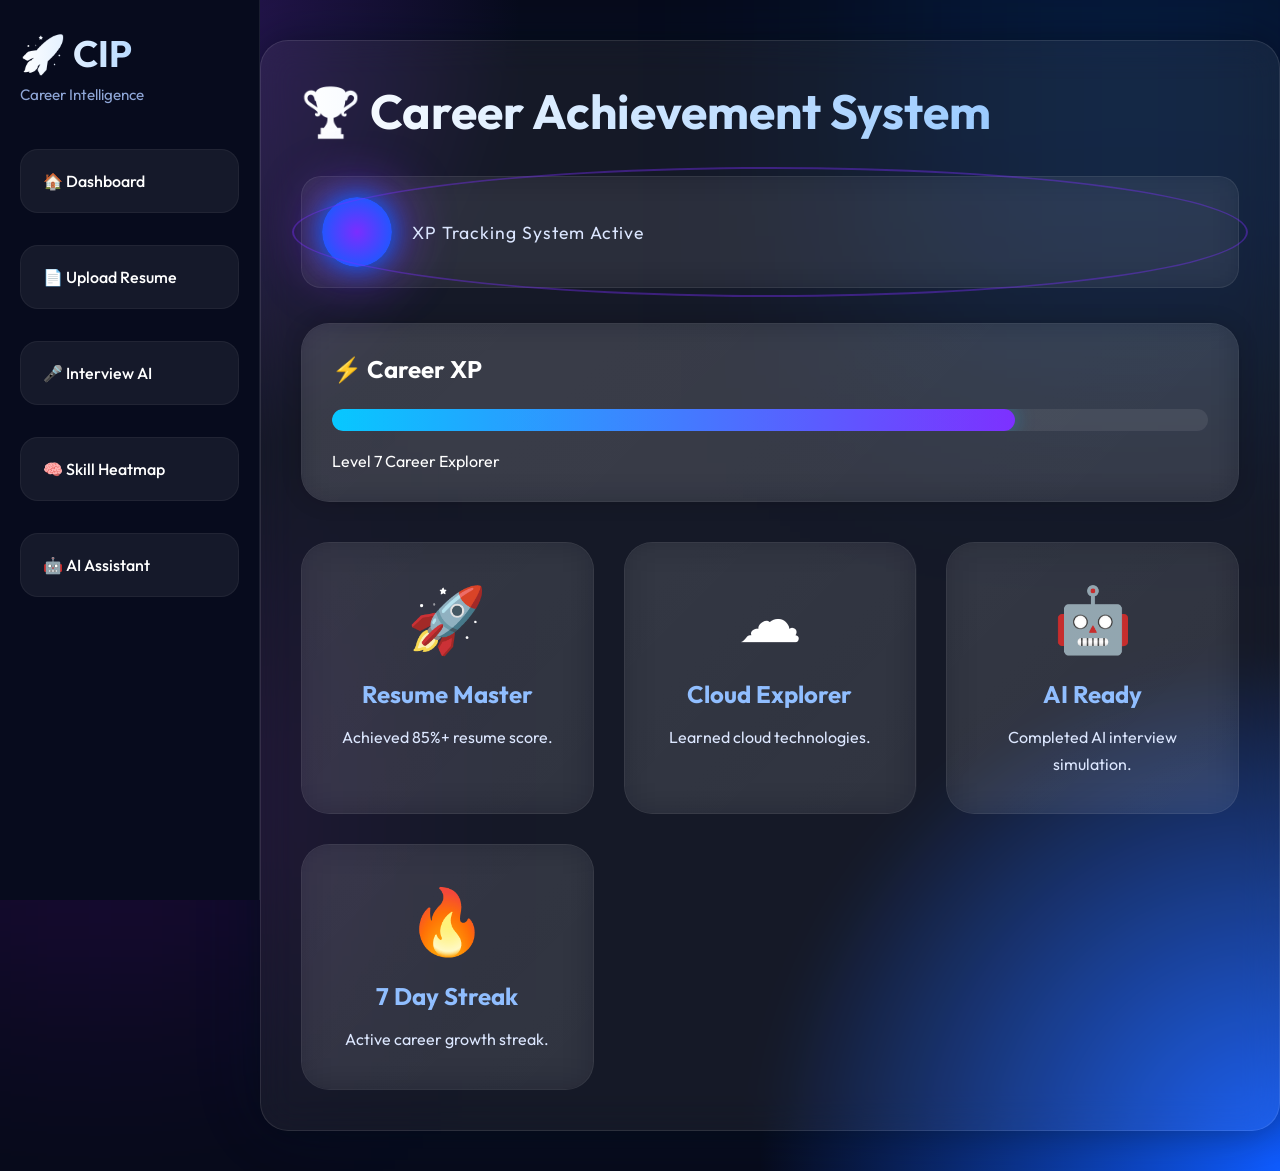
<file: achievements.html>
<!DOCTYPE html>

<html>

<head>
    <meta charset="UTF-8">

    <title>Achievements</title>

    <link rel="stylesheet" href="style.css">
    <script src="https://cdnjs.cloudflare.com/ajax/libs/gsap/3.12.5/gsap.min.js"></script>

</head>

<body>

<div id="particles-js"></div>
<div class="sidebar">

    <div class="logo-area">

        <h1>🚀 CIP</h1>

        <p>Career Intelligence</p>

    </div>

    <nav>

        <a href="dashboard.html">
            🏠 Dashboard
        </a>

        <a href="upload.html">
            📄 Upload Resume
        </a>

        <a href="interview.html">
            🎤 Interview AI
        </a>

        <a href="heatmap.html">
            🧠 Skill Heatmap
        </a>

        <a href="assistant.html">
            🤖 AI Assistant
        </a>

    </nav>

</div>

<div class="container">

    <h1>🏆 Career Achievement System</h1>

    <div class="ai-orb">

        <div class="orb-core"></div>

        <p id="orbText">
            XP Tracking System Active
        </p>

    </div>

    <div class="analytics-card full-card">

        <h2>⚡ Career XP</h2>

        <div class="xp-bar">

            <div class="xp-fill"></div>

        </div>

        <br>

        <p>
            Level 7 Career Explorer
        </p>

    </div>

    <div class="achievement-grid">

        <div class="achievement-card">

            <div class="badge-icon">
                🚀
            </div>

            <h2>Resume Master</h2>

            <p>
                Achieved 85%+
                resume score.
            </p>

        </div>

        <div class="achievement-card">

            <div class="badge-icon">
                ☁
            </div>

            <h2>Cloud Explorer</h2>

            <p>
                Learned cloud
                technologies.
            </p>

        </div>

        <div class="achievement-card">

            <div class="badge-icon">
                🤖
            </div>

            <h2>AI Ready</h2>

            <p>
                Completed AI
                interview simulation.
            </p>

        </div>

        <div class="achievement-card">

            <div class="badge-icon">
                🔥
            </div>

            <h2>7 Day Streak</h2>

            <p>
                Active career
                growth streak.
            </p>

        </div>

    </div>

</div>

<script src="script.js"></script>

</body>

</html>
</file>
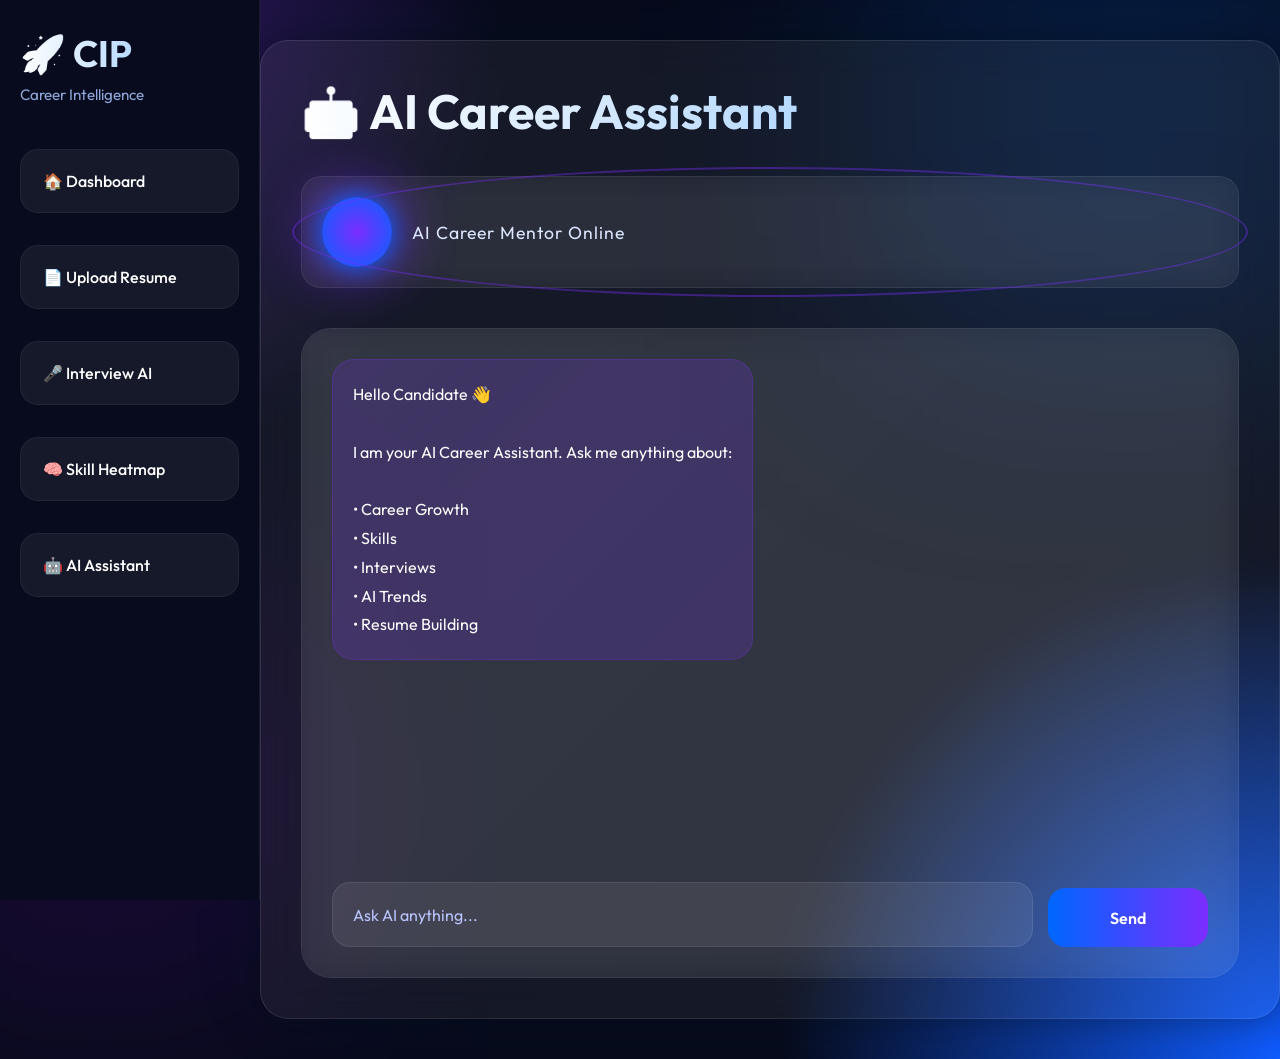
<file: assistant.html>
<!DOCTYPE html>

<html>

<head>
    <meta charset="UTF-8">

    <title>AI Career Assistant</title>

    <link rel="stylesheet" href="style.css">
    <script src="https://cdnjs.cloudflare.com/ajax/libs/gsap/3.12.5/gsap.min.js"></script>

</head>

<body>

<div id="particles-js"></div>
<div class="sidebar">

    <div class="logo-area">

        <h1>🚀 CIP</h1>

        <p>Career Intelligence</p>

    </div>

    <nav>

        <a href="dashboard.html">
            🏠 Dashboard
        </a>

        <a href="upload.html">
            📄 Upload Resume
        </a>

        <a href="interview.html">
            🎤 Interview AI
        </a>

        <a href="heatmap.html">
            🧠 Skill Heatmap
        </a>

        <a href="assistant.html">
            🤖 AI Assistant
        </a>

    </nav>

</div>

<div class="container">

    <h1>🤖 AI Career Assistant</h1>

    <div class="ai-orb">

        <div class="orb-core"></div>

        <p id="orbText">
            AI Career Mentor Online
        </p>

    </div>

    <div class="chat-container">

        <div id="chatMessages">

            <div class="ai-message">

                Hello Candidate 👋<br><br>

                I am your AI Career Assistant.
                Ask me anything about:
                <br><br>

                • Career Growth<br>
                • Skills<br>
                • Interviews<br>
                • AI Trends<br>
                • Resume Building

            </div>

        </div>

        <div class="chat-input-area">

            <input
            type="text"
            id="userInput"
            placeholder="Ask AI anything...">

            <button onclick="sendMessage()">
                Send
            </button>

        </div>

    </div>

</div>

<script src="script.js"></script>

</body>

</html>
</file>
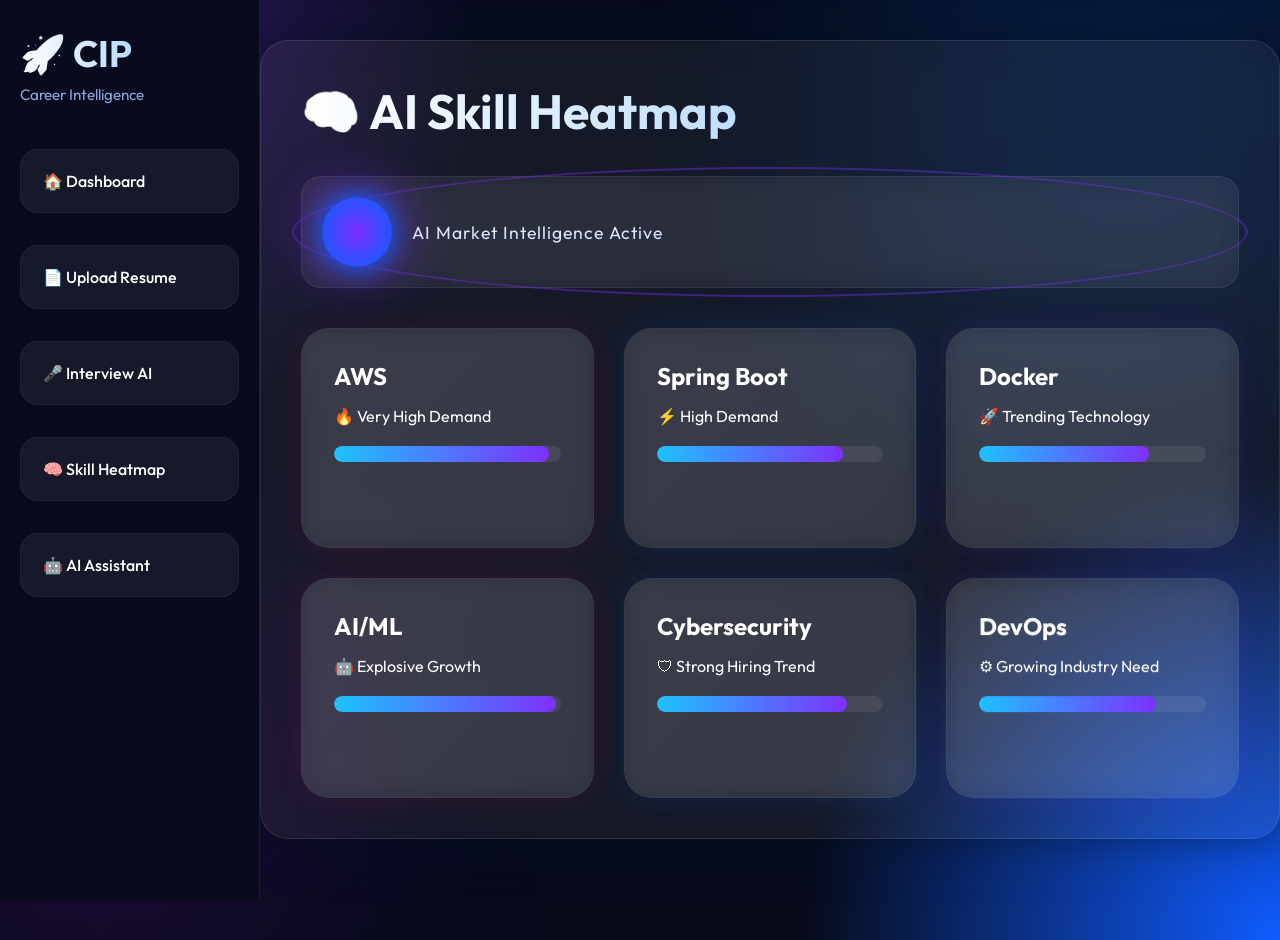
<file: heatmap.html>
<!DOCTYPE html>

<html>

<head>
    <meta charset="UTF-8">

    <title>AI Skill Heatmap</title>

    <link rel="stylesheet" href="style.css">
    <script src="https://cdnjs.cloudflare.com/ajax/libs/gsap/3.12.5/gsap.min.js"></script>

</head>

<body>

<div id="particles-js"></div>
<div class="sidebar">

    <div class="logo-area">

        <h1>🚀 CIP</h1>

        <p>Career Intelligence</p>

    </div>

    <nav>

        <a href="dashboard.html">
            🏠 Dashboard
        </a>

        <a href="upload.html">
            📄 Upload Resume
        </a>

        <a href="interview.html">
            🎤 Interview AI
        </a>

        <a href="heatmap.html">
            🧠 Skill Heatmap
        </a>

        <a href="assistant.html">
            🤖 AI Assistant
        </a>

    </nav>

</div>

<div class="container">

    <h1>🧠 AI Skill Heatmap</h1>

    <div class="ai-orb">

        <div class="orb-core"></div>

        <p id="orbText">
            AI Market Intelligence Active
        </p>

    </div>

    <div class="heatmap-grid">

        <div class="heat-card high">

            <h2>AWS</h2>

            <p>🔥 Very High Demand</p>

            <div class="heat-bar">

                <div
                class="heat-fill"
                style="width:95%">
                </div>

            </div>

        </div>

        <div class="heat-card medium">

            <h2>Spring Boot</h2>

            <p>⚡ High Demand</p>

            <div class="heat-bar">

                <div
                class="heat-fill"
                style="width:82%">
                </div>

            </div>

        </div>

        <div class="heat-card low">

            <h2>Docker</h2>

            <p>🚀 Trending Technology</p>

            <div class="heat-bar">

                <div
                class="heat-fill"
                style="width:75%">
                </div>

            </div>

        </div>

        <div class="heat-card high">

            <h2>AI/ML</h2>

            <p>🤖 Explosive Growth</p>

            <div class="heat-bar">

                <div
                class="heat-fill"
                style="width:98%">
                </div>

            </div>

        </div>

        <div class="heat-card medium">

            <h2>Cybersecurity</h2>

            <p>🛡 Strong Hiring Trend</p>

            <div class="heat-bar">

                <div
                class="heat-fill"
                style="width:84%">
                </div>

            </div>

        </div>

        <div class="heat-card low">

            <h2>DevOps</h2>

            <p>⚙ Growing Industry Need</p>

            <div class="heat-bar">

                <div
                class="heat-fill"
                style="width:78%">
                </div>

            </div>

        </div>

    </div>

</div>

<script src="script.js"></script>

</body>

</html>
</file>
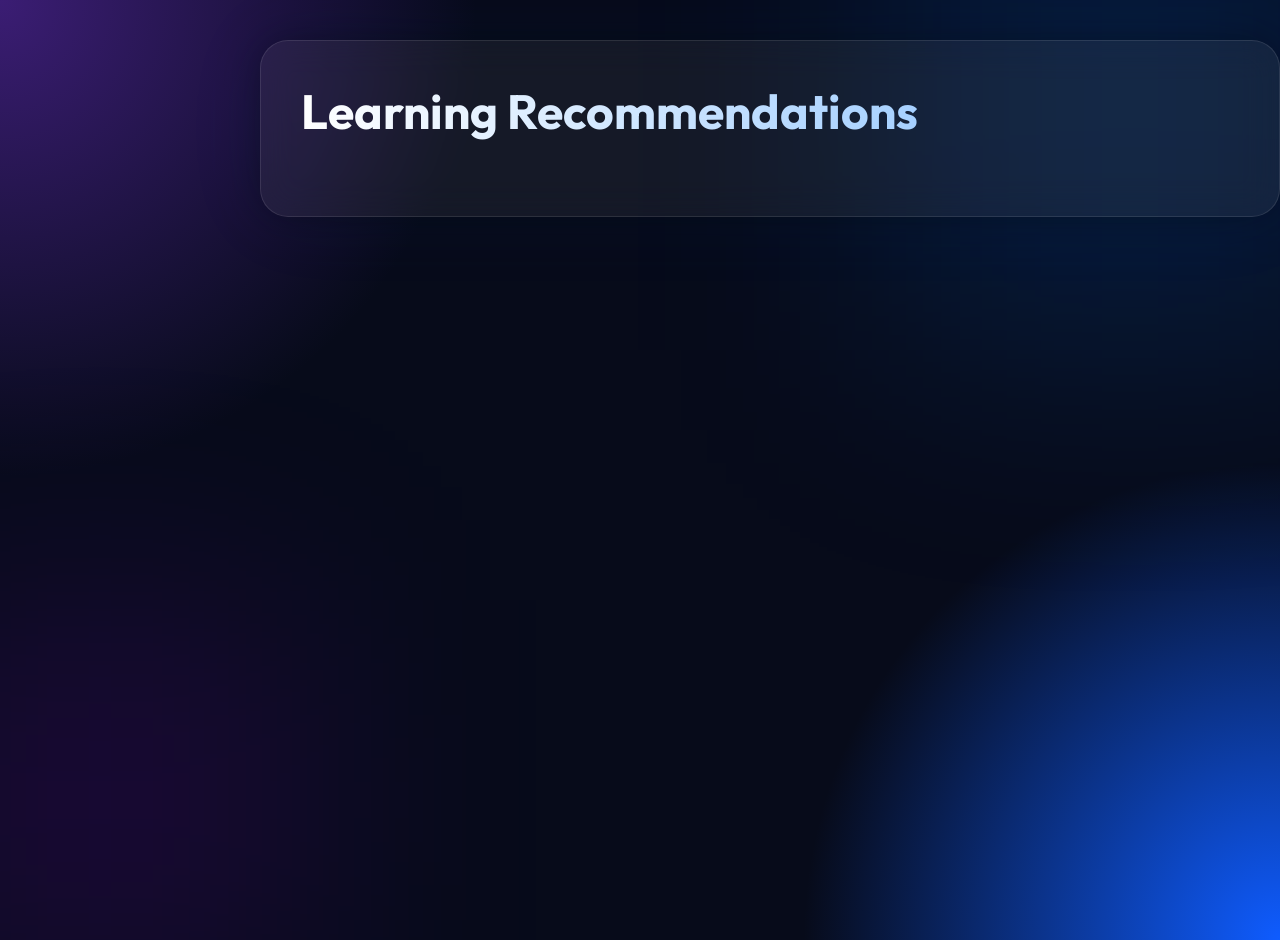
<file: learning.html>
<!DOCTYPE html>
<html>
<head>
    <meta charset="UTF-8">
    <title>Learning Recommendations</title>

    <link rel="stylesheet" href="style.css">
    <link rel="stylesheet"
href="https://cdnjs.cloudflare.com/ajax/libs/font-awesome/6.5.1/css/all.min.css">
</head>

<body>

<div class="container">

    <h1>Learning Recommendations</h1>

    <div id="learning"></div>

</div>

<script src="script.js"></script>

</body>
</html>
</file>
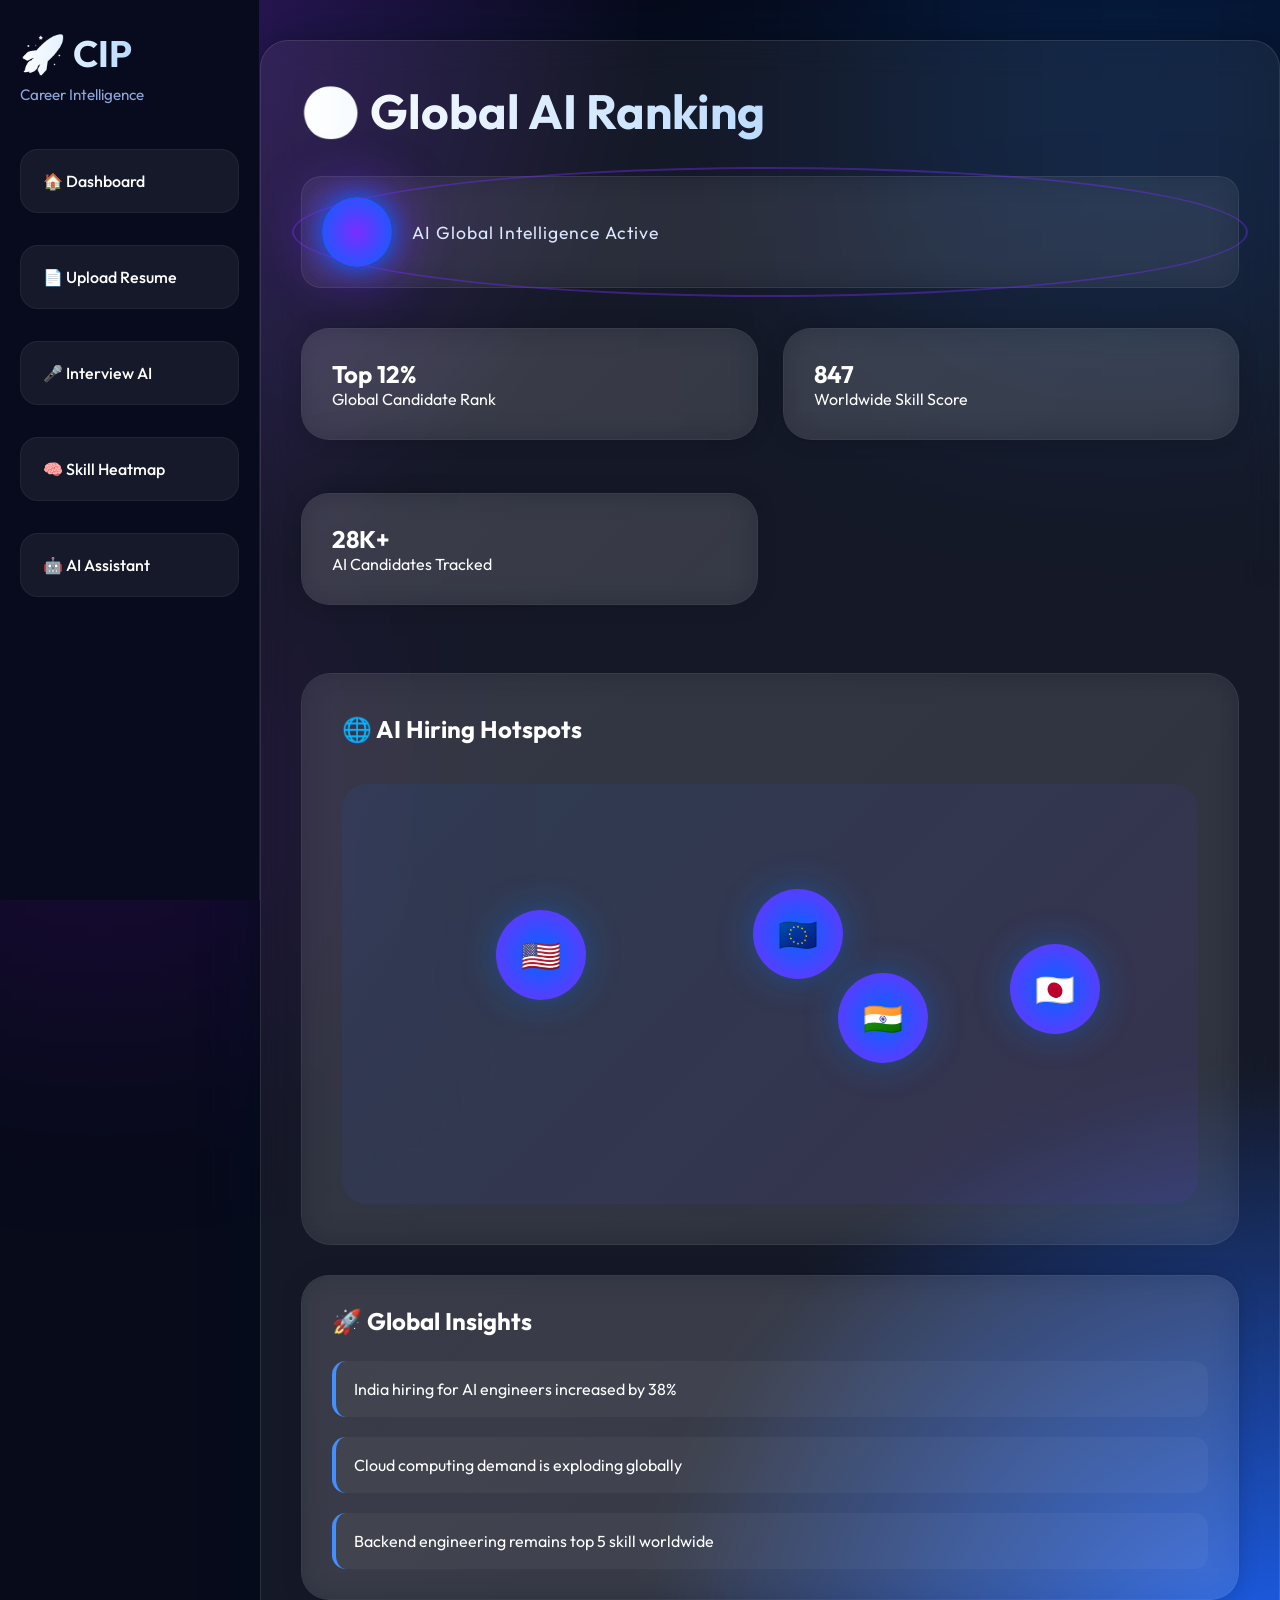
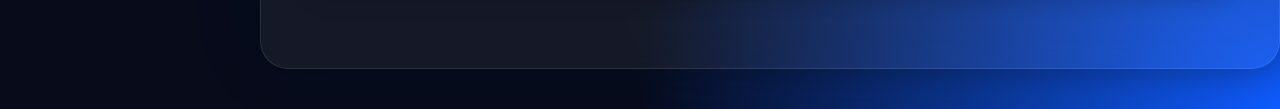
<file: ranking.html>
<!DOCTYPE html>

<html>

<head>
<meta charset="UTF-8">

    <title>Global AI Ranking</title>

    <link rel="stylesheet" href="style.css">
    <script src="https://cdnjs.cloudflare.com/ajax/libs/gsap/3.12.5/gsap.min.js"></script>

</head>

<body>

<div id="particles-js"></div>
<div class="sidebar">

    <div class="logo-area">

        <h1>🚀 CIP</h1>

        <p>Career Intelligence</p>

    </div>

    <nav>

        <a href="dashboard.html">
            🏠 Dashboard
        </a>

        <a href="upload.html">
            📄 Upload Resume
        </a>

        <a href="interview.html">
            🎤 Interview AI
        </a>

        <a href="heatmap.html">
            🧠 Skill Heatmap
        </a>

        <a href="assistant.html">
            🤖 AI Assistant
        </a>

    </nav>

</div>
<div class="container">

    <h1>🌍 Global AI Ranking</h1>

    <div class="ai-orb">

        <div class="orb-core"></div>

        <p id="orbText">
            AI Global Intelligence Active
        </p>

    </div>

    <div class="analytics-grid">

        <div class="analytics-card">

            <h2>Top 12%</h2>

            <p>
                Global Candidate Rank
            </p>

        </div>

        <div class="analytics-card">

            <h2>847</h2>

            <p>
                Worldwide Skill Score
            </p>

        </div>

        <div class="analytics-card">

            <h2>28K+</h2>

            <p>
                AI Candidates Tracked
            </p>

        </div>

    </div>

    <div class="world-map-card">

        <h2>🌐 AI Hiring Hotspots</h2>

        <div class="map-container">

            <div class="map-circle india">
                🇮🇳
            </div>

            <div class="map-circle usa">
                🇺🇸
            </div>

            <div class="map-circle europe">
                🇪🇺
            </div>

            <div class="map-circle japan">
                🇯🇵
            </div>

        </div>

    </div>

    <div class="analytics-card full-card">

        <h2>🚀 Global Insights</h2>

        <div class="timeline">

            <div class="timeline-step">
                India hiring for AI engineers increased by 38%
            </div>

            <div class="timeline-step">
                Cloud computing demand is exploding globally
            </div>

            <div class="timeline-step">
                Backend engineering remains top 5 skill worldwide
            </div>

        </div>

    </div>

</div>

<script src="script.js"></script>

</body>

</html>
</file>
<file: style.css>
@import url('https://fonts.googleapis.com/css2?family=Outfit:wght@300;400;500;600;700&display=swap');

*{
    margin:0;
    padding:0;
    box-sizing:border-box;
    font-family:'Outfit',sans-serif;
}

body{
    min-height:100vh;

    background:
    radial-gradient(circle at top left,#3b1d74,transparent 30%),
    radial-gradient(circle at bottom right,#0f5cff,transparent 30%),
    #070b1a;

    overflow-x:hidden;

    color:white;

    position:relative;
}

body::before{
    content:"";

    position:fixed;

    width:500px;
    height:500px;

    background:rgba(0,119,255,0.15);

    filter:blur(120px);

    top:-150px;
    right:-100px;

    z-index:-1;
}

body::after{
    content:"";

    position:fixed;

    width:400px;
    height:400px;

    background:rgba(162,0,255,0.12);

    filter:blur(120px);

    bottom:-100px;
    left:-100px;

    z-index:-1;
}

.container{
    width:92%;
    max-width:1200px;

    margin:40px auto;

    background:rgba(255,255,255,0.06);

    border:1px solid rgba(255,255,255,0.1);

    backdrop-filter:blur(18px);

    border-radius:28px;

    padding:40px;

    box-shadow:
    0 0 40px rgba(0,0,0,0.4),
    0 0 80px rgba(0,119,255,0.08);

    animation:fadeIn 1s ease;
}

h1{
    font-size:3rem;

    font-weight:700;

    margin-bottom:35px;

    background:linear-gradient(to right,#ffffff,#77b8ff);

    -webkit-background-clip:text;

    -webkit-text-fill-color:transparent;
}

input,
textarea{
    width:100%;

    background:rgba(255,255,255,0.05);

    border:1px solid rgba(255,255,255,0.12);

    color:white;

    padding:18px;

    border-radius:18px;

    outline:none;

    font-size:1rem;

    margin-top:18px;

    transition:0.3s ease;
}

textarea{
    min-height:150px;

    resize:vertical;
}

input:focus,
textarea:focus{
    border:1px solid #3f8cff;

    box-shadow:
    0 0 15px rgba(63,140,255,0.4);

    transform:scale(1.01);
}

input::placeholder,
textarea::placeholder{
    color:#b8c4ff;
}

button{
    width:100%;

    margin-top:24px;

    border:none;

    padding:18px;

    border-radius:18px;

    font-size:1.1rem;

    font-weight:600;

    cursor:pointer;

    color:white;

    background:linear-gradient(135deg,#0066ff,#7b2dff);

    transition:all 0.35s ease;

    position:relative;

    overflow:hidden;
}

button:hover{
    transform:translateY(-4px) scale(1.01);

    box-shadow:
    0 0 25px rgba(0,119,255,0.5),
    0 0 45px rgba(123,45,255,0.4);
}

button::before{
    content:"";

    position:absolute;

    width:100px;
    height:200%;

    background:rgba(255,255,255,0.15);

    transform:rotate(25deg);

    left:-120px;

    top:-50%;

    transition:0.5s;
}

button:hover::before{
    left:120%;
}

.card-grid{
    display:grid;

    grid-template-columns:
    repeat(auto-fit,minmax(240px,1fr));

    gap:25px;

    margin-top:35px;
}

.card{
    background:rgba(255,255,255,0.05);

    border:1px solid rgba(255,255,255,0.08);

    border-radius:22px;

    padding:30px;

    text-align:center;

    transition:0.4s ease;

    backdrop-filter:blur(15px);
}

.card:hover{
    transform:translateY(-8px);

    box-shadow:
    0 0 30px rgba(0,119,255,0.2);
}

.card h2{
    font-size:2.5rem;

    margin-bottom:10px;
}

.card p{
    color:#cfd9ff;
}

.section-title{
    margin-top:45px;

    margin-bottom:18px;

    color:#90bfff;

    font-size:1.3rem;

    letter-spacing:1px;
}

@keyframes fadeIn{

    from{
        opacity:0;
        transform:translateY(20px);
    }

    to{
        opacity:1;
        transform:translateY(0);
    }
}

@media(max-width:768px){

    .container{
        padding:25px;
        margin:20px auto;
    }

    h1{
        font-size:2.2rem;
    }
}
.loader{
    margin-top:35px;

    background:rgba(255,255,255,0.05);

    border:1px solid rgba(255,255,255,0.08);

    border-radius:22px;

    padding:40px;

    text-align:center;

    backdrop-filter:blur(15px);
}

.hidden{
    display:none;
}

.scanner{
    width:120px;
    height:120px;

    margin:0 auto 25px;

    border-radius:50%;

    border:5px solid rgba(255,255,255,0.1);

    border-top:5px solid #3f8cff;

    animation:spin 1s linear infinite;

    box-shadow:
    0 0 25px rgba(63,140,255,0.4);
}

#loadingText{
    font-size:1.1rem;

    color:#d6e4ff;

    letter-spacing:1px;
}

@keyframes spin{

    0%{
        transform:rotate(0deg);
    }

    100%{
        transform:rotate(360deg);
    }
}
.analytics-grid{

    display:grid;

    grid-template-columns:
    repeat(auto-fit,minmax(320px,1fr));

    gap:25px;

    margin-top:40px;
}

.analytics-card{

    background:
    rgba(255,255,255,0.08);

    border:
    1px solid rgba(255,255,255,0.06);

    border-radius:28px;

    padding:30px;

    margin-bottom:28px;

    backdrop-filter:blur(16px);

    box-shadow:
    0 0 20px rgba(0,0,0,0.18);

    opacity:1 !important;

    visibility:visible !important;

    position:relative;

    z-index:10;
}
.analytics-card *{

    opacity:1 !important;

    visibility:visible !important;

    color:white !important;
}

.full-card{
    margin-top:30px;
}

.score-card{

    position:relative;

    display:flex;

    flex-direction:column;

    align-items:center;

    justify-content:center;
}

.big-score{

    position:absolute;

    font-size:3rem;

    font-weight:700;
}

.skill-container{

    display:flex;

    gap:15px;

    flex-wrap:wrap;

    margin-top:25px;
}

.skill-box{

    padding:14px 24px;

    border-radius:14px;

    background:
    linear-gradient(
    135deg,
    #0066ff,
    #7b2dff
    );

    font-weight:600;

    box-shadow:
    0 0 20px rgba(0,119,255,0.25);
}

.question-list{

    margin-top:25px;

    padding-left:20px;
}

.question-list li{

    margin-bottom:18px;

    color:#dce7ff;

    line-height:1.7;
}

.personality{

    margin-top:25px;

    line-height:2;

    color:#dbe6ff;
}

.personality span{

    color:#7eb8ff;

    font-weight:700;
}

.timeline{

    margin-top:25px;

    display:flex;

    flex-direction:column;

    gap:20px;
}

.timeline-step{

    padding:18px;

    border-left:4px solid #3f8cff;

    background:
    rgba(255,255,255,0.04);

    border-radius:14px;

    color:#dbe6ff;
}

.mini-bar{

    width:100%;

    height:10px;

    border-radius:20px;

    background:
    rgba(255,255,255,0.08);

    margin-top:18px;

    overflow:hidden;
}

.mini-fill{

    width:96%;

    height:100%;

    background:
    linear-gradient(
    90deg,
    #00c6ff,
    #7b2dff
    );

    border-radius:20px;
}
#particles-js{

    position:fixed;

    width:100%;
    height:100%;

    top:0;
    left:0;

    z-index:-2;
}

.ai-orb{

    display:flex;

    align-items:center;

    gap:20px;

    margin-bottom:35px;

    padding:20px;

    border-radius:20px;

    background:
    rgba(255,255,255,0.04);

    border:
    1px solid rgba(255,255,255,0.08);

    backdrop-filter:blur(15px);

    animation:
    fadeIn 1s ease;
}

.orb-core{

    width:70px;
    height:70px;

    border-radius:50%;

    background:
    radial-gradient(
    circle,
    #7b2dff,
    #0066ff
    );

    box-shadow:
    0 0 25px #0066ff,
    0 0 60px #7b2dff;

    animation:
    pulse 2s infinite;
}

#orbText{

    font-size:1.1rem;

    color:#dbe6ff;

    letter-spacing:1px;
}

@keyframes pulse{

    0%{
        transform:scale(1);
    }

    50%{
        transform:scale(1.08);
    }

    100%{
        transform:scale(1);
    }
}
.dna-grid{

    margin-top:30px;

    display:flex;

    flex-direction:column;

    gap:25px;
}

.dna-item span{

    display:block;

    margin-bottom:10px;

    color:#dce7ff;

    font-weight:500;
}

.dna-bar{

    width:100%;

    height:18px;

    border-radius:20px;

    background:
    rgba(255,255,255,0.08);

    overflow:hidden;
}

.dna-fill{

    height:100%;

    border-radius:20px;

    background:
    linear-gradient(
    90deg,
    #00c6ff,
    #7b2dff
    );

    box-shadow:
    0 0 15px rgba(0,198,255,0.4);

    animation:
    growBar 2s ease;
}

@keyframes growBar{

    from{
        width:0;
    }
}
.ai-orb:hover{

    transform:scale(1.02);

    transition:0.4s ease;

    box-shadow:
    0 0 35px rgba(0,119,255,0.2);
}

.orb-core::after{

    content:"";

    position:absolute;

    inset:-10px;

    border-radius:50%;

    border:
    2px solid rgba(123,45,255,0.4);

    animation:
    orbRing 3s linear infinite;
}

@keyframes orbRing{

    from{
        transform:scale(1);
        opacity:1;
    }

    to{
        transform:scale(1.4);
        opacity:0;
    }
}
.interview-card{

    margin-top:40px;

    background:
    rgba(255,255,255,0.05);

    border:
    1px solid rgba(255,255,255,0.08);

    border-radius:28px;

    padding:40px;

    backdrop-filter:blur(18px);

    box-shadow:
    0 0 35px rgba(0,0,0,0.3);
}

#questionBox{

    margin-top:25px;

    min-height:120px;

    padding:25px;

    border-radius:20px;

    background:
    rgba(255,255,255,0.04);

    font-size:1.2rem;

    line-height:1.8;

    color:#dbe6ff;

    border:
    1px solid rgba(255,255,255,0.08);
}
.upload-box{

    margin-top:40px;

    padding:60px;

    text-align:center;

    border-radius:30px;

    background:
    rgba(255,255,255,0.05);

    border:
    2px dashed rgba(126,184,255,0.4);

    backdrop-filter:blur(18px);

    transition:0.4s ease;
}

.upload-box:hover{

    transform:scale(1.01);

    box-shadow:
    0 0 40px rgba(0,119,255,0.2);
}

.upload-icon{

    font-size:5rem;

    margin-bottom:20px;
}

.upload-box h2{

    margin-bottom:15px;

    color:#8ebdff;
}

.upload-box p{

    color:#dce7ff;

    margin-bottom:25px;
}
.drag-active{

    transform:scale(1.02);

    border:
    2px solid #7eb8ff;

    box-shadow:
    0 0 50px rgba(0,119,255,0.35);
}
.heatmap-grid{

    margin-top:40px;

    display:grid;

    grid-template-columns:
    repeat(auto-fit,minmax(280px,1fr));

    gap:30px;
}

.heat-card{

    background:
    rgba(255,255,255,0.08);

    border:
    1px solid rgba(255,255,255,0.06);

    border-radius:28px;

    padding:32px;

    min-height:220px;

    backdrop-filter:blur(14px);

    transition:0.3s ease;

    box-shadow:
    0 0 25px rgba(0,0,0,0.18);

    opacity:1 !important;

    visibility:visible !important;
}
.heat-card h2,
.heat-card p,
.heat-card span{

    color:white !important;

    opacity:1 !important;
}

.heat-card:hover{

    transform:
    translateY(-10px);

    box-shadow:
    0 0 35px rgba(0,119,255,0.25);
}

.heat-card h2{

    margin-bottom:15px;

    color:#8ebdff;
}

.heat-card p{

    margin-bottom:20px;

    color:#dce7ff;
}

.heat-bar{

    width:100%;

    height:16px;

    border-radius:20px;

    overflow:hidden;

    background:
    rgba(255,255,255,0.08);
}

.heat-fill{

    height:100%;

    border-radius:20px;

    background:
    linear-gradient(
        90deg,
        #17c0ff,
        #7b2dff
    );

    opacity:1 !important;
}

.high{

    box-shadow:
    0 0 30px rgba(255,0,80,0.12);
}

.medium{

    box-shadow:
    0 0 30px rgba(0,119,255,0.12);
}

.low{

    box-shadow:
    0 0 30px rgba(123,45,255,0.12);
}
.xp-bar{

    width:100%;

    height:22px;

    border-radius:30px;

    overflow:hidden;

    background:
    rgba(255,255,255,0.08);

    margin-top:25px;
}

.xp-fill{

    width:78%;

    height:100%;

    border-radius:30px;

    background:
    linear-gradient(
    90deg,
    #00c6ff,
    #7b2dff
    );

    animation:
    growBar 2s ease;

    box-shadow:
    0 0 20px rgba(0,198,255,0.4);
}

.achievement-grid{

    margin-top:40px;

    display:grid;

    grid-template-columns:
    repeat(auto-fit,minmax(260px,1fr));

    gap:30px;
}

.achievement-card{

    padding:35px;

    border-radius:28px;

    background:
    rgba(255,255,255,0.05);

    border:
    1px solid rgba(255,255,255,0.08);

    backdrop-filter:blur(18px);

    transition:0.4s ease;

    text-align:center;
}

.achievement-card:hover{

    transform:
    translateY(-10px);

    box-shadow:
    0 0 35px rgba(0,119,255,0.25);
}

.badge-icon{

    font-size:4rem;

    margin-bottom:20px;
}

.achievement-card h2{

    margin-bottom:15px;

    color:#8ebdff;
}

.achievement-card p{

    color:#dce7ff;

    line-height:1.7;
}
.world-map-card{

    margin-top:40px;

    padding:40px;

    border-radius:30px;

    background:
    rgba(255,255,255,0.05);

    border:
    1px solid rgba(255,255,255,0.08);

    backdrop-filter:blur(18px);
}

.map-container{

    position:relative;

    margin-top:40px;

    height:420px;

    border-radius:25px;

    background:
    linear-gradient(
    135deg,
    rgba(0,119,255,0.08),
    rgba(123,45,255,0.08)
    );

    overflow:hidden;
}

.map-circle{

    position:absolute;

    width:90px;
    height:90px;

    border-radius:50%;

    display:flex;

    align-items:center;

    justify-content:center;

    font-size:2rem;

    background:
    radial-gradient(
    circle,
    #0066ff,
    #7b2dff
    );

    box-shadow:
    0 0 35px rgba(0,119,255,0.35);

    animation:
    pulse 2s infinite;
}

.india{

    top:45%;
    left:58%;
}

.usa{

    top:30%;
    left:18%;
}

.europe{

    top:25%;
    left:48%;
}

.japan{

    top:38%;
    left:78%;
}
.chat-container{

    margin-top:40px;

    background:
    rgba(255,255,255,0.05);

    border:
    1px solid rgba(255,255,255,0.08);

    border-radius:30px;

    padding:30px;

    backdrop-filter:blur(18px);

    height:650px;

    display:flex;

    flex-direction:column;
}

#chatMessages{

    flex:1;

    overflow-y:auto;

    display:flex;

    flex-direction:column;

    gap:20px;

    padding-right:10px;
}

.ai-message,
.user-message{

    max-width:75%;

    padding:20px;

    border-radius:22px;

    line-height:1.8;

    animation:
    fadeIn 0.5s ease;
}

.ai-message{

    background:
    rgba(123,45,255,0.18);

    border:
    1px solid rgba(123,45,255,0.25);

    align-self:flex-start;
}

.user-message{

    background:
    rgba(0,119,255,0.18);

    border:
    1px solid rgba(0,119,255,0.25);

    align-self:flex-end;
}

.chat-input-area{

    margin-top:25px;

    display:flex;

    gap:15px;
}

.chat-input-area input{

    flex:1;
}
.chat-input-area input{

    flex:1;

    height:65px;

    border:none;

    outline:none;

    border-radius:18px;

    padding:0 20px;

    font-size:1rem;

    background:
    rgba(255,255,255,0.08);

    color:white;

    border:
    1px solid rgba(255,255,255,0.08);
}

.chat-input-area button{

    width:160px;

    border:none;

    border-radius:18px;

    font-size:1rem;

    font-weight:600;

    cursor:pointer;

    background:
    linear-gradient(
    90deg,
    #0066ff,
    #7b2dff
    );

    color:white;

    transition:0.4s ease;
}

.chat-input-area button:hover{

    transform:scale(1.03);

    box-shadow:
    0 0 25px rgba(0,119,255,0.3);
}
.sidebar{

    position:fixed !important;

    top:0 !important;
    left:0 !important;

    width:260px !important;

    height:100vh !important;

    background:#070b1d !important;

    padding:30px 20px !important;

    box-sizing:border-box !important;

    border-right:
    1px solid rgba(255,255,255,0.08) !important;

    display:flex !important;

    flex-direction:column !important;

    z-index:9999 !important;
}

.logo-area{

    margin-bottom:45px !important;
}

.logo-area h1{

    color:#8ebdff !important;

    margin:0 !important;

    font-size:2.3rem !important;
}

.logo-area p{

    color:#8fa7d8 !important;

    margin-top:8px !important;

    font-size:0.95rem !important;
}

.sidebar nav{

    display:flex !important;

    flex-direction:column !important;

    gap:14px !important;
}

.sidebar nav a{

    display:flex;

    align-items:center;

    gap:14px;

    width:100%;

    height:64px;

    box-sizing:border-box;

    text-decoration:none;

    color:#ffffff !important;

    background:
    rgba(255,255,255,0.06);

    border-radius:18px;

    padding:0 22px;

    margin-bottom:18px;

    transition:0.3s ease;

    font-size:1rem;

    font-weight:500;

    border:
    1px solid rgba(255,255,255,0.05);

    opacity:1 !important;

    visibility:visible !important;
}
.sidebar nav a:hover{

    background:
    rgba(0,119,255,0.18);

    transform:
    translateX(5px);

    border:
    1px solid rgba(255,255,255,0.08);

    box-shadow:
    0 0 18px rgba(0,119,255,0.15);
}

.container{

    margin-left:260px !important;

    padding:40px !important;

    width:calc(100% - 260px) !important;

    box-sizing:border-box !important;
}
.analytics-card,
.achievement-card,
.heat-card,
.upload-box,
.interview-card,
.chat-container,
.world-map-card{

    position:relative;

    overflow:hidden;
}

.analytics-card::before,
.achievement-card::before,
.heat-card::before,
.upload-box::before,
.interview-card::before,
.chat-container::before,
.world-map-card::before{

    content:"";

    position:absolute;

    inset:0;

    border-radius:inherit;

    background:
    linear-gradient(
    135deg,
    rgba(255,255,255,0.03),
    rgba(255,255,255,0.01)
    );

    pointer-events:none;
}
.sidebar nav a *{

    opacity:1 !important;

    color:white !important;
}
.sidebar nav a.active{

    background:
    linear-gradient(
        90deg,
        rgba(0,119,255,0.22),
        rgba(123,45,255,0.22)
    );

    border:
    1px solid rgba(255,255,255,0.08);

    box-shadow:
    0 0 20px rgba(0,119,255,0.15);
}
#analysisResult:empty{

    display:none;
}
.hidden{

    display:none !important;
}
</file>
